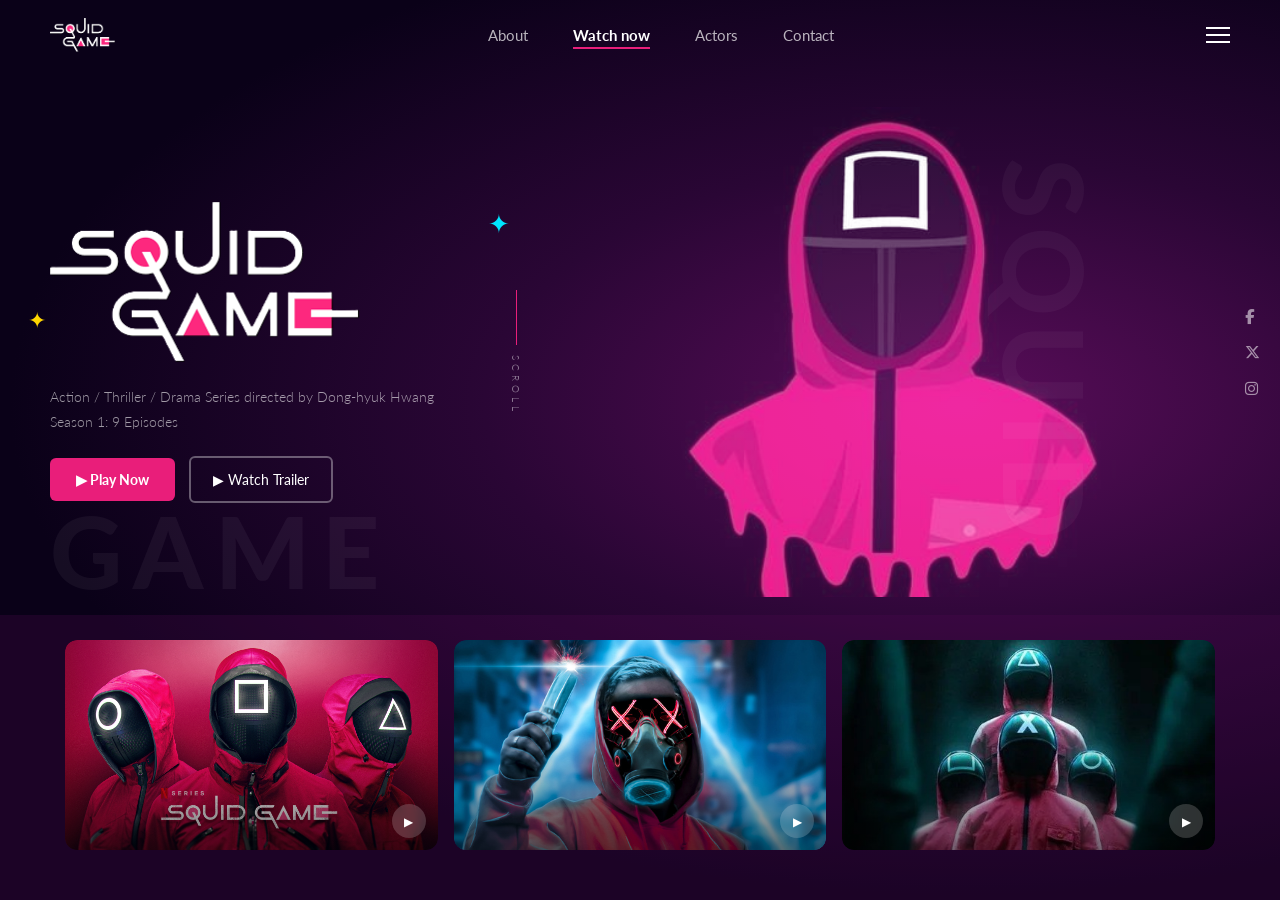
<file: assignment 3/index.html>
<!DOCTYPE html>
<html lang="en">
<head>
    <meta charset="UTF-8">
    <meta name="viewport" content="width=device-width, initial-scale=1.0">
    <title>Squid Game</title>
    <link rel="stylesheet" href="style.css">
    <link href="https://fonts.googleapis.com/css2?family=Lato:wght@300;400;700;900&display=swap" rel="stylesheet">
    <link rel="stylesheet" href="https://cdnjs.cloudflare.com/ajax/libs/font-awesome/6.7.2/css/all.min.css">

</head>
<body>

    <div class="page">

        <nav>
            <img src="logosq.png" alt="logo" class="nav-logo">
            <ul>
                <li><a href="#">About</a></li>
                <li><a href="#" class="active">Watch now</a></li>
                <li><a href="#">Actors</a></li>
                <li><a href="#">Contact</a></li>
            </ul>
            <div class="menu-icon">
                <span></span>
                <span></span>
                <span></span>
            </div>
        </nav>

        <div class="hero">

            <div class="hero-left">
                <div class="logo-box">
                    <img src="logosq.png" alt="Squid Game" class="big-logo">
                    <span class="star-cyan">&#10022;</span>
                    <span class="star-yellow">&#10022;</span>
                </div>
                <p class="desc">
                    Action / Thriller / Drama Series directed by Dong-hyuk Hwang<br>
                    Season 1: 9 Episodes
                </p>
                <div class="btns">
                    <button class="btn-play">&#9654; Play Now</button>
                    <button class="btn-watch">&#9654; Watch Trailer</button>
                </div>
            </div>

            <div class="scroll-mid">
                <div class="vline"></div>
                <p class="scroll-label">SCROLL</p>
            </div>

            <div class="hero-right">
                <img src="img4.jpg" alt="character" class="char">
                <p class="squid-bg">SQUID</p>
                <!-- Social Icons Container -->
                <div class="social">
                 <a href="#" class="facebook" aria-label="Facebook">
                  <i class="fa-brands fa-facebook-f"></i>
                 </a>
                 <a href="#" class="twitter" aria-label="X (Twitter)">
                   <i class="fa-brands fa-x-twitter"></i>
                 </a>
                 <a href="#" class="instagram" aria-label="Instagram">
                    <i class="fa-brands fa-instagram"></i>
               </a>
            </div>

            </div>

            <p class="game-bg">GAME</p>

        </div>

        <div class="cards">
            <div class="card">
                <img src="img1.jpg" alt="ep1">
                <div class="play-btn">&#9654;</div>
            </div>
            <div class="card">
                <img src="img2.jpg" alt="ep2">
                <div class="play-btn">&#9654;</div>
            </div>
            <div class="card">
                <img src="img3.jpg" alt="ep3">
                <div class="play-btn">&#9654;</div>
            </div>
        </div>

    </div>

</body>
</html>
</file>
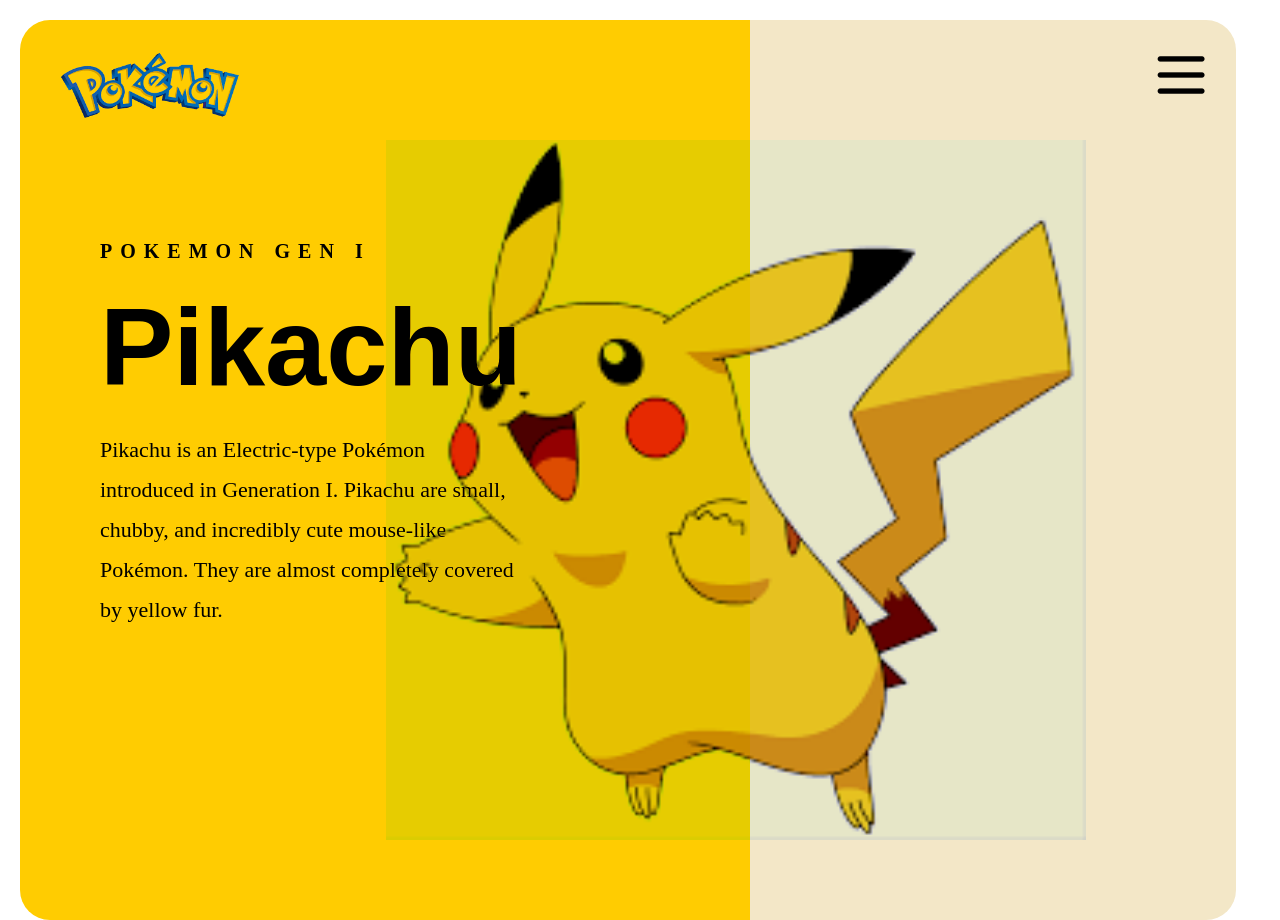
<file: html css/index.html>
<!DOCTYPE html>
<html lang="en">
<head>
    <meta charset="UTF-8">
    <meta name="viewport" content="width=device-width, initial-scale=1.0">
    <link rel="stylesheet" href="style.css">
</head>
<body>
    <div id="main">
        <img id="pikachu" src="sss.png">
        <div id="nav">
        <img id="logo" src="images.png"></div>
        <img id="menu" src="burger menu.png">
        <div id="box1">
            <div id="text">
            <h4 id="small">POKEMON GEN I</h4>

            <h1 id="title">Pikachu</h1>

            <p id="para">
                Pikachu is an Electric-type Pokémon introduced in Generation I. Pikachu are small, chubby, and incredibly cute mouse-like Pokémon. They are almost completely covered by yellow fur.
            </p>
        </div>
        </div>
        <div id="box2"></div>
    </div>
</div>
</body>
</html>
</file>
<file: assignment 3/style.css>
* {
    margin: 0;
    padding: 0;
    box-sizing: border-box;
}

body {
    font-family: 'Lato', sans-serif;
    background-color: #0a0118;
    color: white;
    overflow-x: hidden;
}

.page {
    min-height: 100vh;
    background: radial-gradient(ellipse at 75% 45%, #5a0d5a 0%, #2a0635 35%, #0a0118 70%);
    display: flex;
    flex-direction: column;
}

/* ===== NAV ===== */

nav {
    display: flex;
    align-items: center;
    justify-content: space-between;
    padding: 18px 50px;
    position: relative;
    z-index: 20;
}

.nav-logo {
    width: 65px;
    object-fit: contain;
}

nav ul {
    display: flex;
    list-style: none;
    gap: 45px;
}

nav ul li a {
    color: rgba(255, 255, 255, 0.7);
    text-decoration: none;
    font-size: 15px;
    font-weight: 400;
}

nav ul li a.active {
    color: #ffffff;
    font-weight: 700;
    border-bottom: 2px solid #e91e7a;
    padding-bottom: 3px;
}

.menu-icon {
    display: flex;
    flex-direction: column;
    gap: 5px;
    cursor: pointer;
}

.menu-icon span {
    display: block;
    width: 24px;
    height: 2px;
    background: white;
}

/* ===== HERO ===== */

.hero {
    display: flex;
    align-items: center;
    padding: 20px 50px 0 50px;
    flex: 1;
    position: relative;
    min-height: 480px;
}

.hero-left {
    display: flex;
    flex-direction: column;
    gap: 22px;
    z-index: 10;
    width: 430px;
    flex-shrink: 0;
}

.logo-box {
    position: relative;
    display: inline-block;
}

.big-logo {
    width: 310px;
    object-fit: contain;
    display: block;
}

.star-cyan {
    position: absolute;
    top: 5px;
    right: -30px;
    font-size: 26px;
    color: #00e5ff;
}

.star-yellow {
    position: absolute;
    bottom: 30px;
    left: -22px;
    font-size: 22px;
    color: #ffd600;
}

.desc {
    font-size: 14px;
    color: rgba(255, 255, 255, 0.6);
    line-height: 1.75;
    font-weight: 300;
}

.btns {
    display: flex;
    align-items: center;
    gap: 14px;
}

.btn-play {
    background-color: #e91e7a;
    color: white;
    border: none;
    padding: 13px 26px;
    font-size: 14px;
    font-weight: 700;
    font-family: 'Lato', sans-serif;
    border-radius: 6px;
    cursor: pointer;
    display: flex;
    align-items: center;
    gap: 8px;
}

.btn-watch {
    background: transparent;
    color: white;
    border: 2px solid rgba(255, 255, 255, 0.35);
    padding: 13px 22px;
    font-size: 14px;
    font-family: 'Lato', sans-serif;
    border-radius: 6px;
    cursor: pointer;
    display: flex;
    align-items: center;
    gap: 8px;
}

/* ===== SCROLL INDICATOR ===== */

.scroll-mid {
    display: flex;
    flex-direction: column;
    align-items: center;
    gap: 10px;
    padding: 0 30px;
    z-index: 10;
    flex-shrink: 0;
}

.vline {
    width: 1px;
    height: 55px;
    background-color: #e91e7a;
}

.scroll-label {
    writing-mode: vertical-rl;
    font-size: 10px;
    letter-spacing: 4px;
    color: rgba(255, 255, 255, 0.45);
    font-weight: 300;
    text-transform: uppercase;
}

/* ===== HERO RIGHT ===== */

.hero-right {
    display: flex;
    align-items: flex-end;
    justify-content: center;
    flex: 1;
    position: relative;
}

.char {
    height: 490px;
    object-fit: contain;
    position: relative;
    z-index: 5;
    mix-blend-mode: screen;
}

.squid-bg {
    position: absolute;
    right: -10px;
    top: 50%;
    transform: translateY(-50%) rotate(90deg);
    font-size: 110px;
    font-weight: 900;
    color: rgba(255, 255, 255, 0.04);
    letter-spacing: 8px;
    pointer-events: none;
    z-index: 1;
    white-space: nowrap;
    user-select: none;
}

.social {
    position: absolute;
    right: -30px;
    top: 50%;
    transform: translateY(-50%);
    display: flex;
    flex-direction: column;
    gap: 18px;
    z-index: 10;
}

.social a {
    color: rgba(255, 255, 255, 0.55);
    text-decoration: none;
    font-size: 15px;
    font-weight: 700;
    border-radius: 50%;
}


.social a:hover {
    color: #e91e7a;
}

/* ===== GAME BG TEXT ===== */

.game-bg {
    position: absolute;
    bottom: 5px;
    left: 50px;
    font-size: 100px;
    font-weight: 900;
    color: rgba(255, 255, 255, 0.05);
    letter-spacing: 12px;
    pointer-events: none;
    z-index: 1;
    user-select: none;
}

/* ===== CARDS ===== */

.cards {
    display: flex;
    gap: 16px;
    padding: 25px 65px 50px 65px;
    background: rgba(80, 10, 80, 0.25);
    position: relative;
    z-index: 10;
}

.card {
    flex: 1;
    position: relative;
    border-radius: 12px;
    overflow: hidden;
    cursor: pointer;
}

.card img {
    width: 100%;
    height: 210px;
    object-fit: cover;
    display: block;
    border-radius: 12px;
}

.card::after {
    content: '';
    position: absolute;
    inset: 0;
    background: linear-gradient(to top, rgba(0, 0, 0, 0.55) 0%, transparent 55%);
    border-radius: 12px;
}

.play-btn {
    position: absolute;
    bottom: 12px;
    right: 12px;
    width: 34px;
    height: 34px;
    background: rgba(255, 255, 255, 0.18);
    border-radius: 50%;
    display: flex;
    align-items: center;
    justify-content: center;
    font-size: 12px;
    color: white;
    z-index: 5;
    backdrop-filter: blur(4px);
}
</file>
<file: html css/style.css>
*{
  margin:0;
  padding:0;
}
html,body{
  height: 100%;
  width: 100%;
}
#main{
   position:relative;
   width:95%;
  height:100vh;
  border-radius:30px;
  /* background-color: green; */
  margin: 20px auto;
  margin-left: 20px;
  margin-top: 20px;
  margin-right: 20px;
}
#nav{
   height: 100px;
   /* background-color: black; */
   position: absolute;
   width: 100%;
   z-index: 1;
}
#logo{
    position:absolute;
    left:40px;
    top:15px;
    width:180px;
     mix-blend-mode:multiply;
}
#menu{
  position: absolute;
  height: 50px;
  width: 50px;
   right:30px;
   top:30px;
  z-index: 3;
}
#box1{
  width:60%;
  height:100%;
  background-color: #FFCC01;
  position: absolute;
  top: 0; 
  left: 0;
  border-top-left-radius: 30px;
  border-bottom-left-radius: 30px;
}
#text{
  position:absolute;
  top:220px;
  left:80px;
}

#small{
  font-size:20px;
  letter-spacing:8px;
  margin-bottom:20px;
}

#title{
  font-size:110px;
  font-weight:bold;
  font-family:Arial;
}

#para{
  width:420px;
  font-size:22px;
  line-height:40px;
  margin-top:20px;
}

#box2{
  width:40%;
  height:100%;
  right:0;
  top:0;
  background-color: #f3e7c7;
  position: absolute; 
  border-top-right-radius: 30px;
  border-bottom-right-radius: 30px;
  
}
#pikachu{
  position:absolute;
  
  width:700px;

  top:120px;

  right:150px;

  z-index:2;
  mix-blend-mode: screen;
mix-blend-mode: darken;
filter: brightness(90%);
}
</file>
